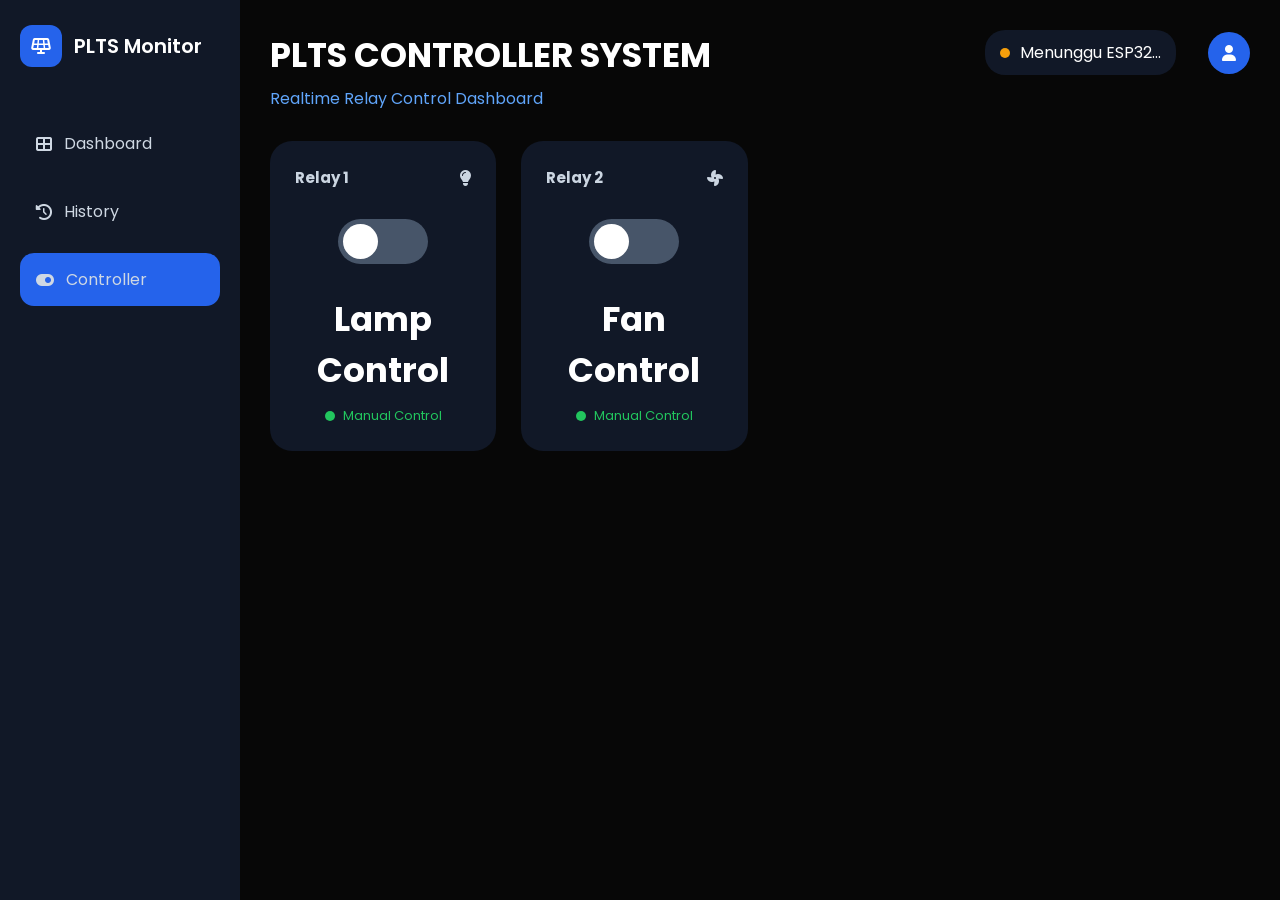
<file: frontend/controller.html>
<!DOCTYPE html>
<html lang="en">

<head>
  <meta charset="UTF-8" />
  <meta name="viewport" content="width=device-width, initial-scale=1.0"/>

  <title>PLTS Controller</title>

  <link rel="stylesheet" href="style.css"/>

  <link
    rel="stylesheet"
    href="https://cdnjs.cloudflare.com/ajax/libs/font-awesome/6.5.2/css/all.min.css"
  />

</head>

<body>

<div class="container">

  <!-- SIDEBAR -->
  <aside class="sidebar">

    <div class="logo">
      <div class="logo-icon">
        <i class="fa-solid fa-solar-panel"></i>
      </div>
      <span>PLTS Monitor</span>
    </div>

    <nav class="menu">

      <a class="menu-item" href="index.html">
        <i class="fa-solid fa-table-cells-large"></i>
        Dashboard
      </a>

      <a class="menu-item">
        <i class="fa-solid fa-clock-rotate-left"></i>
        History
      </a>

      <a class="menu-item active" href="controller.html">
        <i class="fa-solid fa-toggle-on"></i>
        Controller
      </a>

    </nav>

  </aside>

  <!-- MAIN -->
  <main class="main">

    <!-- HEADER -->
    <header class="header">

      <div>
        <h1>PLTS CONTROLLER SYSTEM</h1>
        <p>Realtime Relay Control Dashboard</p>
      </div>

      <div class="header-right">

        <div class="esp-status">
          <div class="esp-dot waiting" id="espDot"></div>
          <span id="espLabel">Menunggu ESP32...</span>
        </div>

        <div id="datetime" class="datetime-box"></div>

        <div class="profile">
          <i class="fa-solid fa-user"></i>
        </div>

      </div>

    </header>

    <!-- CONTROLLER -->
    <section class="cards">

      <!-- RELAY 1 -->
      <div class="card">
        <div class="card-top">
          <h3>Relay 1</h3>
          <i class="fa-solid fa-lightbulb"></i>
        </div>
        <div class="switch-wrapper">
          <label class="switch">
            <input type="checkbox" id="relay1">
            <span class="slider"></span>
          </label>
        </div>
        <h2>Lamp Control</h2>
        <div class="status">
          <div class="dot"></div>
          <span>Manual Control</span>
        </div>
      </div>

      <!-- RELAY 2 -->
      <div class="card">
        <div class="card-top">
          <h3>Relay 2</h3>
          <i class="fa-solid fa-fan"></i>
        </div>
        <div class="switch-wrapper">
          <label class="switch">
            <input type="checkbox" id="relay2">
            <span class="slider"></span>
          </label>
        </div>
        <h2>Fan Control</h2>
        <div class="status">
          <div class="dot"></div>
          <span>Manual Control</span>
        </div>
      </div>

    </section>

  </main>

</div>

<script src="https://cdn.socket.io/4.7.5/socket.io.min.js"></script>
<script src="app.js"></script>

</body>
</html>
</file>
<file: frontend/style.css>
@import url('https://fonts.googleapis.com/css2?family=Poppins:wght@300;400;500;600;700&display=swap');

*{
  margin:0;
  padding:0;
  box-sizing:border-box;
}

body{
  font-family:'Poppins',sans-serif;
  background:#070707;
  color:white;
}

.container{
  display:flex;
  min-height:100vh;
}

/* SIDEBAR */

.sidebar{
  width:240px;
  background:#111827;
  padding:25px 20px;
}

.logo{
  display:flex;
  align-items:center;
  gap:12px;
  margin-bottom:50px;
}

.logo-icon{
  width:42px;
  height:42px;
  border-radius:12px;
  background:#2563eb;
  display:flex;
  align-items:center;
  justify-content:center;
}

.logo span{
  font-size:20px;
  font-weight:600;
}

.menu{
  display:flex;
  flex-direction:column;
  gap:15px;
}

.menu-item{
  display:flex;
  align-items:center;
  gap:12px;
  padding:14px 16px;
  border-radius:14px;
  color:#cfd8e3;
  text-decoration:none;
  transition:0.3s;
}

.menu-item:hover{
  background:#1f2937;
}

.menu-item.active{
  background:#2563eb;
}

/* MAIN */

.main{
  flex:1;
  padding:30px;
}

/* HEADER */

.header{
  display:flex;
  justify-content:space-between;
  align-items:flex-start;
  margin-bottom:30px;
  flex-wrap:wrap;
  gap:20px;
}

.header h1{
  font-size:34px;
  font-weight:700;
}

.header p{
  color:#60a5fa;
  margin-top:5px;
}

.header-right{
  display:flex;
  align-items:center;
  gap:16px;
  flex-wrap:wrap;
}

#datetime{
  color:#94a3b8;
  font-size:13px;
}

.profile{
  width:42px;
  height:42px;
  border-radius:50%;
  background:#2563eb;
  display:flex;
  align-items:center;
  justify-content:center;
}

/* ESP STATUS */

.esp-status{
  display:flex;
  align-items:center;
  gap:10px;
  background:#111827;
  padding:10px 15px;
  border-radius:20px;
}

.esp-dot{
  width:10px;
  height:10px;
  border-radius:50%;
  background:gray;
}

.esp-dot.online{
  background:#22c55e;
}

.esp-dot.offline{
  background:#ef4444;
}

.esp-dot.waiting{
  background:#f59e0b;
}

/* CARDS */

.cards{
  display:grid;
  grid-template-columns:repeat(4,1fr);
  gap:25px;
  margin-bottom:30px;
}

.card{
  background:#111827;
  border-radius:22px;
  padding:25px;
}

.card-top{
  display:flex;
  justify-content:space-between;
  align-items:center;
  margin-bottom:25px;
}

.card-top h3{
  font-size:15px;
  color:#cbd5e1;
}

.card-top i{
  color:#cbd5e1;
}

/* CIRCLE */

.circle{
  width:140px;
  height:140px;
  border-radius:50%;
  margin:0 auto;
  position:relative;
  display:flex;
  align-items:center;
  justify-content:center;
}

.circle::before{
  content:'';
  position:absolute;
  inset:0;
  border-radius:50%;
}

.blue::before{
  background:conic-gradient(#2563eb 0deg 300deg,#1e293b 300deg 360deg);
}

.green::before{
  background:conic-gradient(#22c55e 0deg 300deg,#1e293b 300deg 360deg);
}

.orange::before{
  background:conic-gradient(#f97316 0deg 300deg,#1e293b 300deg 360deg);
}

.purple::before{
  background:conic-gradient(#a855f7 0deg 300deg,#1e293b 300deg 360deg);
}

.circle-inner{
  width:105px;
  height:105px;
  border-radius:50%;
  background:#0f172a;
  display:flex;
  align-items:center;
  justify-content:center;
  z-index:1;
}

.circle-inner span{
  font-size:26px;
  font-weight:600;
}

.card h2{
  text-align:center;
  margin-top:18px;
  font-size:34px;
}

.status{
  display:flex;
  justify-content:center;
  align-items:center;
  gap:8px;
  margin-top:10px;
  color:#22c55e;
  font-size:13px;
}

.dot{
  width:10px;
  height:10px;
  border-radius:50%;
  background:#22c55e;
}

/* CHART */

.chart-card{
  background:#111827;
  border-radius:22px;
  padding:25px;
}

.chart-header{
  display:flex;
  justify-content:space-between;
  align-items:center;
  margin-bottom:20px;
}

.legend{
  display:flex;
  gap:20px;
}

.legend div{
  display:flex;
  align-items:center;
  gap:8px;
  color:#cbd5e1;
  font-size:13px;
}

.blue-dot,
.green-dot{
  width:10px;
  height:10px;
  border-radius:50%;
}

.blue-dot{
  background:#2563eb;
}

.green-dot{
  background:#22c55e;
}

/* RESPONSIVE */

@media(max-width:1200px){

  .cards{
    grid-template-columns:repeat(2,1fr);
  }
}

@media(max-width:800px){

  .sidebar{
    display:none;
  }

  .cards{
    grid-template-columns:1fr;
  }

  .header h1{
    font-size:24px;
  }

  .main{
    padding:20px;
  }
  
}

/* CONTROLLER */

.controller-container{
    background:#111827;
    padding:25px;
    border-radius:20px;
}

.controller-title{
    font-size:24px;
    font-weight:bold;
    margin-bottom:25px;
}

.switch-box{
    display:flex;
    justify-content:space-between;
    align-items:center;
    background:#1e293b;
    padding:20px;
    border-radius:15px;
    margin-bottom:20px;
}

.switch-info{
    display:flex;
    align-items:center;
    gap:15px;
    font-size:18px;
}

.switch{
    position:relative;
    display:inline-block;
    width:60px;
    height:34px;
}

.switch input{
    opacity:0;
    width:0;
    height:0;
}

.slider{
    position:absolute;
    cursor:pointer;
    top:0;
    left:0;
    right:0;
    bottom:0;
    background:#64748b;
    transition:.4s;
    border-radius:34px;
}

.slider:before{
    position:absolute;
    content:"";
    height:26px;
    width:26px;
    left:4px;
    bottom:4px;
    background:white;
    transition:.4s;
    border-radius:50%;
}

input:checked + .slider{
    background:#22c55e;
}

input:checked + .slider:before{
    transform:translateX(26px);
}

/* =========================
   CONTROLLER SWITCH
========================= */

.switch-wrapper{
    display:flex;
    justify-content:center;
    align-items:center;
    margin:30px 0;
}

.switch{
    position:relative;
    display:inline-block;
    width:90px;
    height:45px;
}

.switch input{
    opacity:0;
    width:0;
    height:0;
}

.slider{
    position:absolute;
    cursor:pointer;
    inset:0;
    background:#475569;
    transition:.4s;
    border-radius:50px;
}

.slider:before{
    position:absolute;
    content:"";
    height:35px;
    width:35px;
    left:5px;
    bottom:5px;
    background:white;
    transition:.4s;
    border-radius:50%;
}

input:checked + .slider{
    background:#22c55e;
}

input:checked + .slider:before{
    transform:translateX(45px);
}




/* =========================
   DATETIME BOX
========================= */

.datetime-box{
  display:flex;
  flex-direction:column;
  align-items:flex-end;
  gap:2px;
}

.clock-date{
  color:#94a3b8;
  font-size:12px;
}

.clock-time{
  color:#e2e8f0;
  font-size:20px;
  font-weight:600;
  letter-spacing:2px;
  font-variant-numeric:tabular-nums;
}

/* =========================
   ESP STATUS ANIMATIONS
========================= */

.esp-dot.online{
  background:#22c55e;
  animation:pulse-online 1.5s ease-in-out infinite;
}

.esp-dot.offline{
  background:#ef4444;
  animation:pulse-offline 1.5s ease-in-out infinite;
}

.esp-dot.waiting{
  background:#f59e0b;
  animation:pulse-waiting 1.5s ease-in-out infinite;
}

@keyframes pulse-online{
  0%,100%{ box-shadow:0 0 0 0 rgba(34,197,94,0.6); }
  50%     { box-shadow:0 0 0 6px rgba(34,197,94,0); }
}

@keyframes pulse-offline{
  0%,100%{ box-shadow:0 0 0 0 rgba(239,68,68,0.6); }
  50%     { box-shadow:0 0 0 6px rgba(239,68,68,0); }
}

@keyframes pulse-waiting{
  0%,100%{ box-shadow:0 0 0 0 rgba(245,158,11,0.6); }
  50%     { box-shadow:0 0 0 6px rgba(245,158,11,0); }
}
</file>
